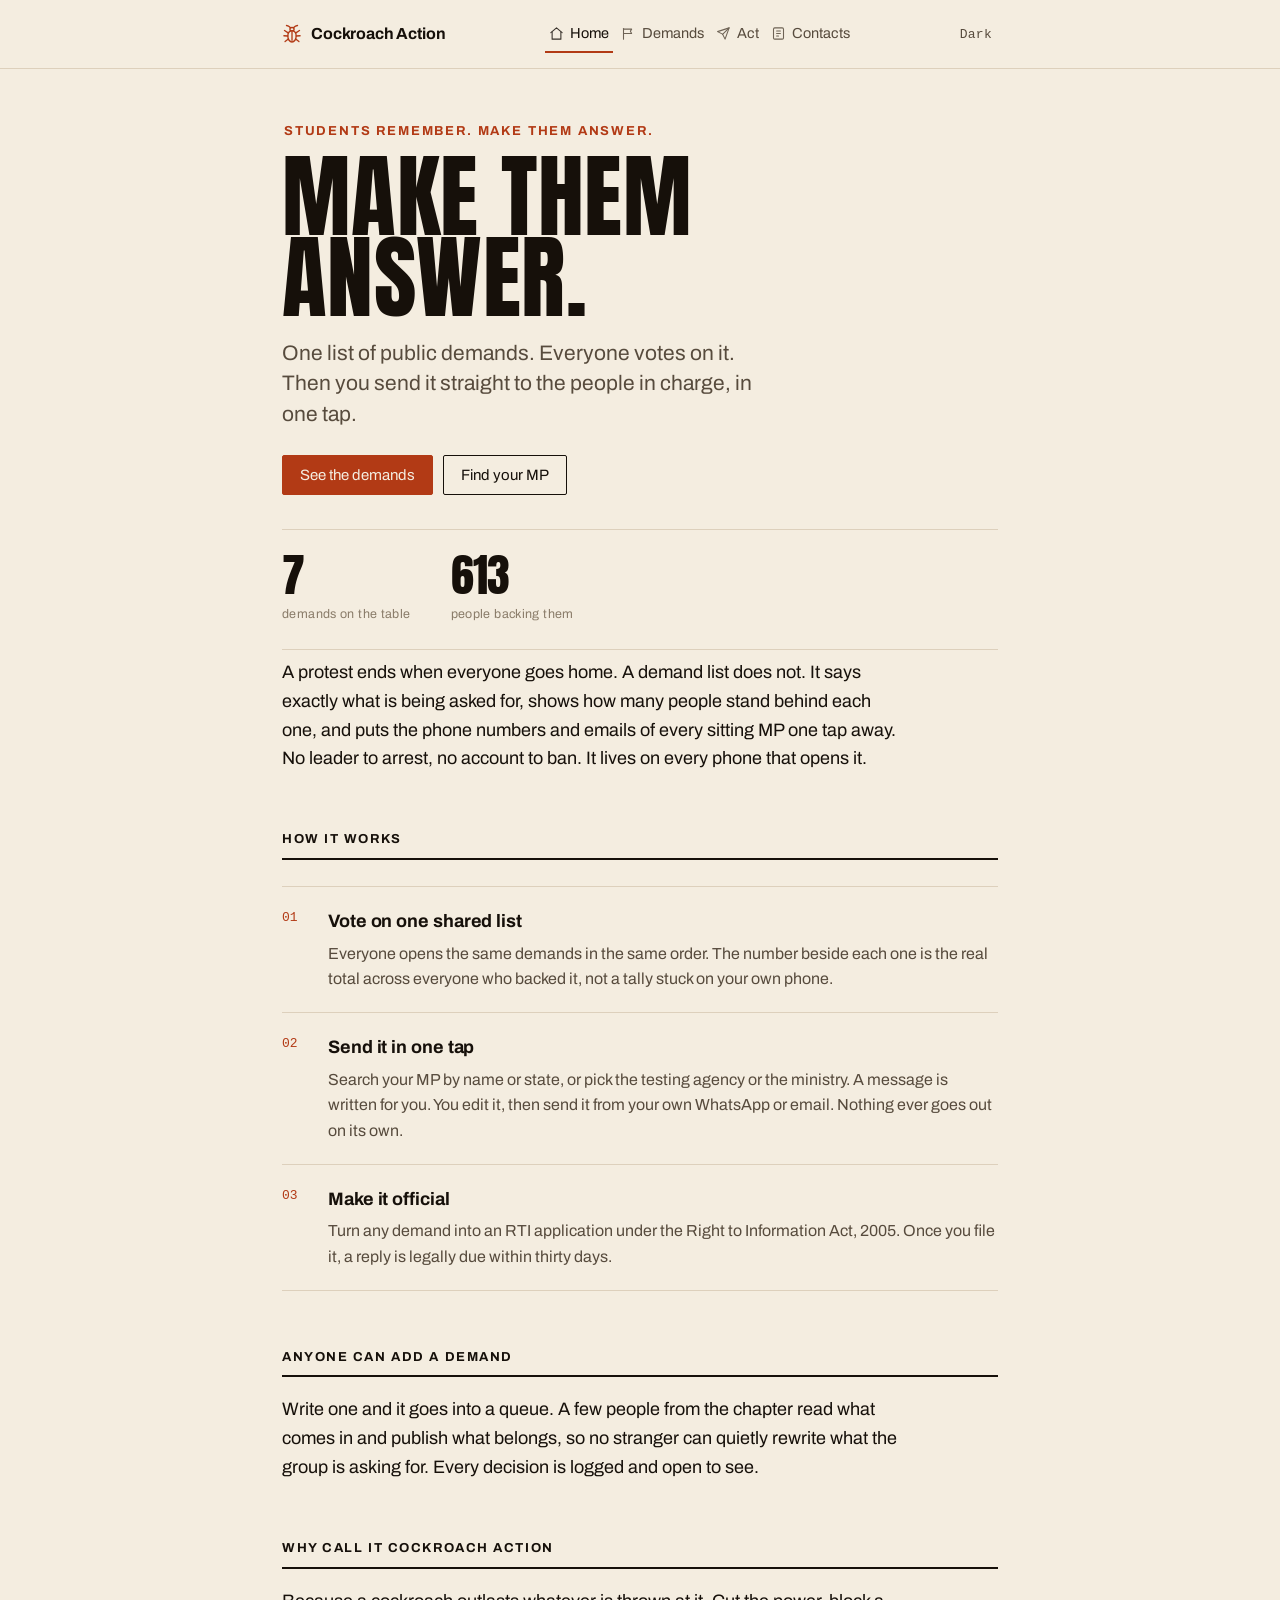
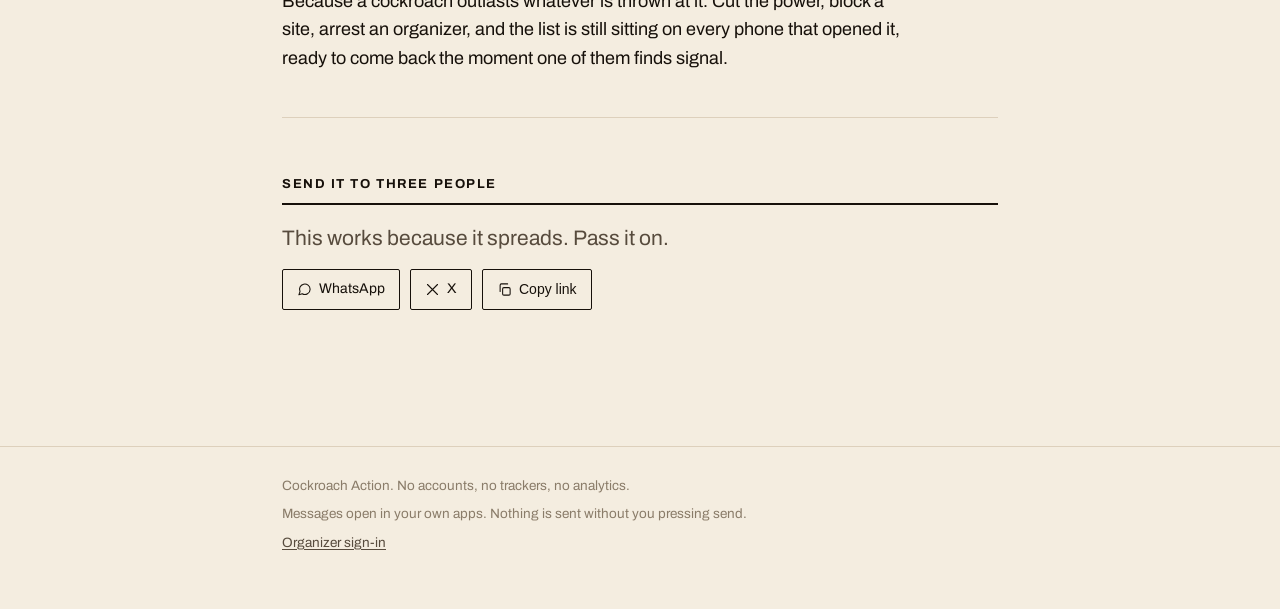
<file: index.html>
<!doctype html>
<html lang="en">
<head>
<meta charset="utf-8">
<meta name="viewport" content="width=device-width, initial-scale=1">

<title>Cockroach Action · Make them answer</title>
<meta name="description" content="A shared list of public demands your chapter votes on together, and one-tap WhatsApp, email and RTI templates to send them to the offices that can answer. Works with no signal.">
<meta name="keywords" content="NTA exam leak, paper leak protest, re-exam demand, NEET UGC-NET leak, student protest India, RTI exam, government accountability, exam paper leak 2026, Cockroach Action">
<link rel="canonical" href="https://aytasnerd.github.io/cockroach-action/">

<meta property="og:type" content="website">
<meta property="og:site_name" content="Cockroach Action">
<meta property="og:url" content="https://aytasnerd.github.io/cockroach-action/">
<meta property="og:title" content="Cockroach Action · Make them answer">
<meta property="og:description" content="Vote on what your chapter is asking for. Send it to the people who can answer. Works with no signal.">
<meta property="og:image" content="https://aytasnerd.github.io/cockroach-action/icons/og.png">
<meta property="og:image:width" content="1200">
<meta property="og:image:height" content="630">
<meta property="og:image:alt" content="Cockroach Action">
<meta property="og:locale" content="en_IN">

<meta name="twitter:card" content="summary_large_image">
<meta name="twitter:title" content="Cockroach Action · Make them answer">
<meta name="twitter:description" content="Vote on what your chapter is asking for. Send it to the people who can answer. Works with no signal.">
<meta name="twitter:image" content="https://aytasnerd.github.io/cockroach-action/icons/og.png">

<link rel="manifest" href="manifest.json">
<link rel="icon" href="icons/favicon.svg" type="image/svg+xml">
<link rel="icon" href="icons/favicon-32.png" sizes="32x32">
<link rel="apple-touch-icon" href="icons/apple-touch-icon.png">
<meta name="theme-color" content="#f4ede0" media="(prefers-color-scheme: light)">
<meta name="theme-color" content="#14100b" media="(prefers-color-scheme: dark)">
<link rel="stylesheet" href="css/style.css?v=10">
<script>
  (function(){var t=localStorage.getItem("ca_theme")||(window.matchMedia&&window.matchMedia("(prefers-color-scheme: dark)").matches?"dark":"light");document.documentElement.setAttribute("data-theme",t);})();
</script>
<script type="application/ld+json">
{
  "@context": "https://schema.org",
  "@type": "WebSite",
  "name": "Cockroach Action",
  "url": "https://aytasnerd.github.io/cockroach-action/",
  "description": "A shared list of public demands your chapter votes on together, with one-tap templates to send them to the offices that can answer.",
  "inLanguage": "en-IN"
}
</script>
</head>
<body>

<header class="site">
  <div class="site-header-inner">
    <a class="brand" href="index.html">
      <svg class="mark" viewBox="0 0 24 24" fill="none" stroke="currentColor" stroke-width="1.6" stroke-linecap="round" stroke-linejoin="round" aria-hidden="true"><path d="M10 4.2C8.5 2.6 7 1.9 5.4 1.8"/><path d="M14 4.2c1.5-1.6 3-2.3 4.6-2.4"/><ellipse cx="12" cy="6.2" rx="2.5" ry="2"/><path d="M12 8.2c3.6 0 5 2.8 5 6.2 0 4-2.2 7.2-5 7.2s-5-3.2-5-7.2c0-3.4 1.4-6.2 5-6.2Z"/><path d="M12 9.6v10"/><path d="M7.4 10.6 3.0 7.8"/><path d="M6.9 14.4 2.3 14.1"/><path d="M7.6 18 3.7 21.0"/><path d="M16.6 10.6 21.0 7.8"/><path d="M17.1 14.4 21.7 14.1"/><path d="M16.4 18 20.3 21.0"/></svg>
      <span class="brand-text">Cockroach Action</span>
    </a>
    <nav class="primary" aria-label="Primary">
      <a href="index.html" aria-current="page"><svg width="15" height="15" viewBox="0 0 24 24" fill="none" stroke="currentColor" stroke-width="1.7" stroke-linecap="round" stroke-linejoin="round" aria-hidden="true"><path d="M3 10.5 12 3l9 7.5"/><path d="M5 9.5V21h14V9.5"/></svg><span class="label">Home</span></a>
      <a href="demands.html"><svg width="15" height="15" viewBox="0 0 24 24" fill="none" stroke="currentColor" stroke-width="1.7" stroke-linecap="round" stroke-linejoin="round" aria-hidden="true"><path d="M4 21V4"/><path d="M4 5h13l-2 3.5L17 12H4"/></svg><span class="label">Demands</span></a>
      <a href="act.html"><svg width="15" height="15" viewBox="0 0 24 24" fill="none" stroke="currentColor" stroke-width="1.7" stroke-linecap="round" stroke-linejoin="round" aria-hidden="true"><path d="M21 3 10.5 13.5"/><path d="M21 3l-6.5 18-4-8-8-4Z"/></svg><span class="label">Act</span></a>
      <a href="contacts.html"><svg width="15" height="15" viewBox="0 0 24 24" fill="none" stroke="currentColor" stroke-width="1.7" stroke-linecap="round" stroke-linejoin="round" aria-hidden="true"><rect x="4" y="3" width="16" height="18" rx="2"/><path d="M9 8h6M9 12h6M9 16h3"/></svg><span class="label">Contacts</span></a>
    </nav>
    <button class="theme-toggle" data-theme-toggle aria-pressed="false">Dark</button>
  </div>
</header>

<main>
  <section class="hero">
    <div class="kicker" id="kicker">The paper leaked. The people didn't.</div>
    <h1>Make them answer.</h1>
    <p class="lede">One list of public demands. Everyone votes on it. Then you send it straight to the people in charge, in one tap.</p>
    <div class="btn-row">
      <a class="btn btn-primary" href="demands.html">See the demands</a>
      <a class="btn" href="contacts.html">Find your MP</a>
    </div>
  </section>

  <div class="stats" id="stats">
    <div class="stat"><span class="n" id="stat-demands">7</span><span class="k">demands on the table</span></div>
    <div class="stat"><span class="n" id="stat-votes">620</span><span class="k">people backing them</span></div>
  </div>

  <div class="prose" style="margin-top:8px;">
    <p>A protest ends when everyone goes home. A demand list does not. It says exactly what is being asked for, shows how many people stand behind each one, and puts the phone numbers and emails of every sitting MP one tap away. No leader to arrest, no account to ban. It lives on every phone that opens it.</p>
  </div>

  <h2>How it works</h2>
  <ol class="steps">
    <li>
      <h3>Vote on one shared list</h3>
      <p>Everyone opens the same demands in the same order. The number beside each one is the real total across everyone who backed it, not a tally stuck on your own phone.</p>
    </li>
    <li>
      <h3>Send it in one tap</h3>
      <p>Search your MP by name or state, or pick the testing agency or the ministry. A message is written for you. You edit it, then send it from your own WhatsApp or email. Nothing ever goes out on its own.</p>
    </li>
    <li>
      <h3>Make it official</h3>
      <p>Turn any demand into an RTI application under the Right to Information Act, 2005. Once you file it, a reply is legally due within thirty days.</p>
    </li>
  </ol>

  <h2>Anyone can add a demand</h2>
  <div class="prose">
    <p>Write one and it goes into a queue. A few people from the chapter read what comes in and publish what belongs, so no stranger can quietly rewrite what the group is asking for. Every decision is logged and open to see.</p>
  </div>

  <h2>Why call it Cockroach Action</h2>
  <div class="prose">
    <p>Because a cockroach outlasts whatever is thrown at it. Cut the power, block a site, arrest an organizer, and the list is still sitting on every phone that opened it, ready to come back the moment one of them finds signal.</p>
  </div>

  <hr class="divider">

  <h2>Send it to three people</h2>
  <p class="lede">This works because it spreads. Pass it on.</p>
  <div class="channel-row">
    <a class="channel-btn" id="share-wa" href="#" rel="noopener"><svg viewBox="0 0 24 24" fill="none" stroke="currentColor" stroke-width="1.7" stroke-linecap="round" stroke-linejoin="round" aria-hidden="true"><path d="M21 11.5a8.4 8.4 0 0 1-12.6 7.3L3 20.5l1.8-5.2A8.5 8.5 0 1 1 21 11.5Z"/></svg>WhatsApp</a>
    <a class="channel-btn" id="share-x" href="#" rel="noopener"><svg viewBox="0 0 24 24" fill="none" stroke="currentColor" stroke-width="1.7" stroke-linecap="round" stroke-linejoin="round" aria-hidden="true"><path d="M4 4l16 16M20 4 4 20"/></svg>X</a>
    <button class="channel-btn" id="share-copy"><svg viewBox="0 0 24 24" fill="none" stroke="currentColor" stroke-width="1.7" stroke-linecap="round" stroke-linejoin="round" aria-hidden="true"><rect x="9" y="9" width="12" height="12" rx="2"/><path d="M5 15V5a2 2 0 0 1 2-2h10"/></svg>Copy link</button>
    <span class="copy-feedback" id="share-feedback">Copied</span>
  </div>
</main>

<footer class="site">
  <div class="wrap">
    <div>Cockroach Action. No accounts, no trackers, no analytics.</div>
    <div>Messages open in your own apps. Nothing is sent without you pressing send.</div>
    <div><a href="moderate.html">Organizer sign-in</a></div>
  </div>
</footer>

<script src="js/config.js?v=10"></script>
<script src="js/theme.js?v=10"></script>
<script src="js/sb.js?v=10"></script>
<script src="js/outbox.js?v=10"></script>
<script src="js/store.js?v=10"></script>
<script src="js/share.js?v=10"></script>
<script src="js/home-page.js?v=10"></script>
<script src="js/sw-register.js?v=10"></script>
</body>
</html>
</file>
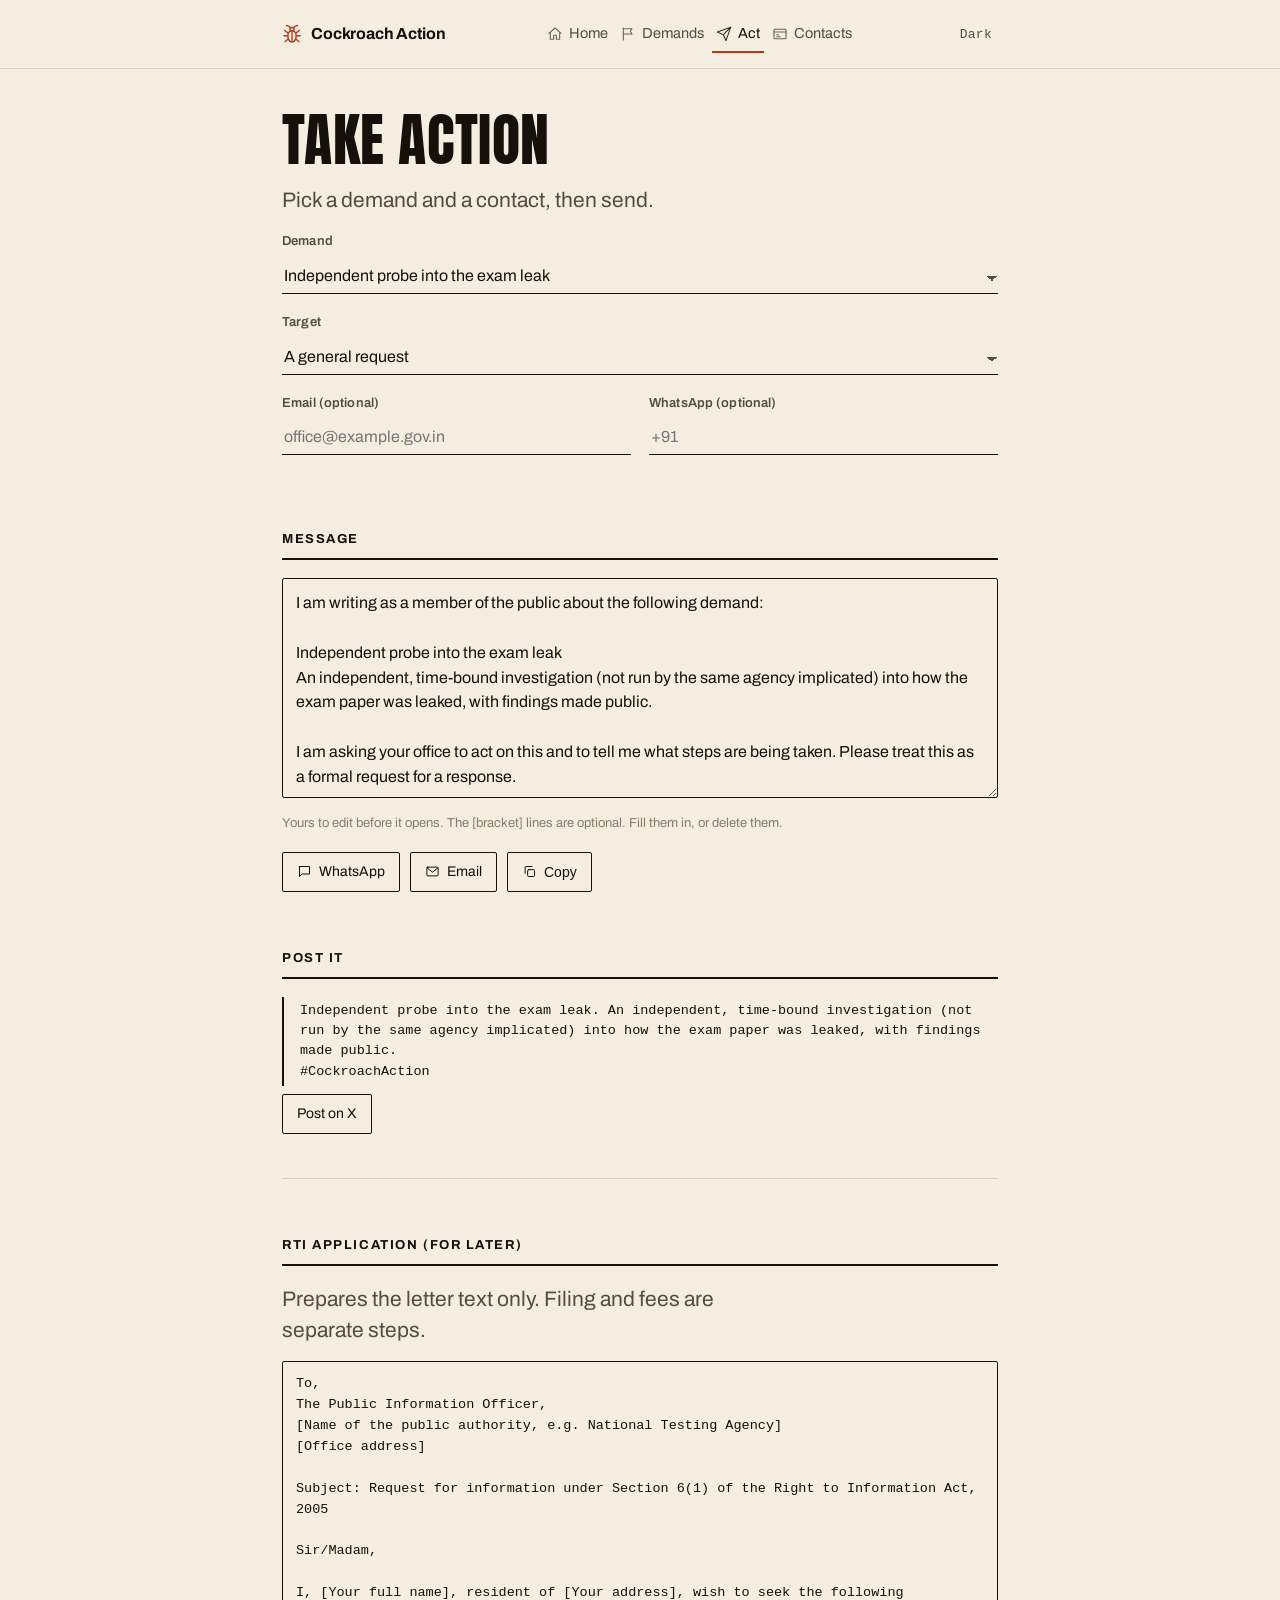
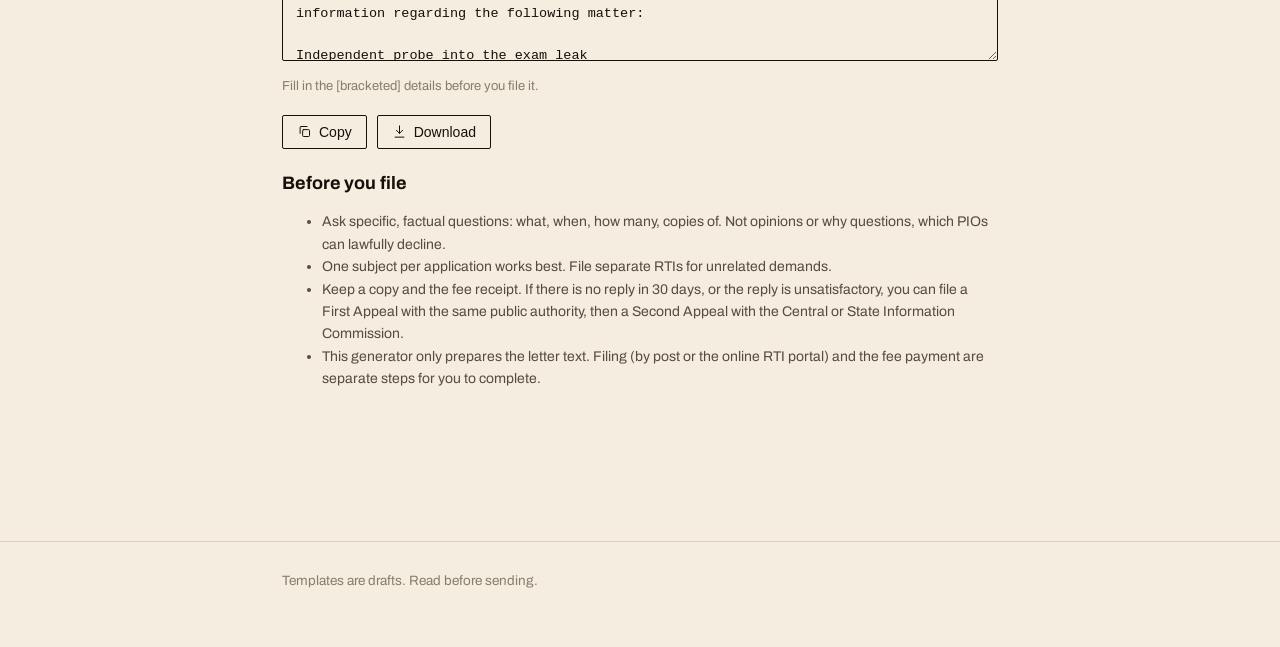
<file: act.html>
<!doctype html>
<html lang="en">
<head>
<meta charset="utf-8">
<meta name="viewport" content="width=device-width, initial-scale=1">
<title>Take action · Cockroach Action</title>
<link rel="canonical" href="https://aytasnerd.github.io/cockroach-action/act.html">
<meta property="og:type" content="website">
<meta property="og:site_name" content="Cockroach Action">
<meta property="og:url" content="https://aytasnerd.github.io/cockroach-action/act.html">
<meta property="og:title" content="Take action · Cockroach Action">
<meta property="og:description" content="Turn any demand into a ready-to-send WhatsApp message, email, or X post, plus an RTI application under the Right to Information Act, 2005.">
<meta property="og:image" content="https://aytasnerd.github.io/cockroach-action/icons/og.png">
<meta name="twitter:card" content="summary_large_image">
<meta name="twitter:image" content="https://aytasnerd.github.io/cockroach-action/icons/og.png">
<link rel="manifest" href="manifest.json">
<link rel="icon" href="icons/favicon.svg" type="image/svg+xml">
<link rel="icon" href="icons/favicon-32.png" sizes="32x32">
<link rel="apple-touch-icon" href="icons/apple-touch-icon.png">
<meta name="theme-color" content="#f4ede0" media="(prefers-color-scheme: light)">
<meta name="theme-color" content="#14100b" media="(prefers-color-scheme: dark)">
<link rel="stylesheet" href="css/style.css?v=10">
<script>
  (function(){var t=localStorage.getItem("ca_theme")||(window.matchMedia&&window.matchMedia("(prefers-color-scheme: dark)").matches?"dark":"light");document.documentElement.setAttribute("data-theme",t);})();
</script>
</head>
<body>
<header class="site">
  <div class="site-header-inner">
    <a class="brand" href="index.html"><svg class="mark" viewBox="0 0 24 24" fill="none" stroke="currentColor" stroke-width="1.6" stroke-linecap="round" stroke-linejoin="round" aria-hidden="true"><path d="M10 4.2C8.5 2.6 7 1.9 5.4 1.8"/><path d="M14 4.2c1.5-1.6 3-2.3 4.6-2.4"/><ellipse cx="12" cy="6.2" rx="2.5" ry="2"/><path d="M12 8.2c3.6 0 5 2.8 5 6.2 0 4-2.2 7.2-5 7.2s-5-3.2-5-7.2c0-3.4 1.4-6.2 5-6.2Z"/><path d="M12 9.6v10"/><path d="M7.4 10.6 3.0 7.8"/><path d="M6.9 14.4 2.3 14.1"/><path d="M7.6 18 3.7 21.0"/><path d="M16.6 10.6 21.0 7.8"/><path d="M17.1 14.4 21.7 14.1"/><path d="M16.4 18 20.3 21.0"/></svg><span class="brand-text">Cockroach Action</span></a>
    <nav class="primary" aria-label="Primary">
      <a href="index.html">
        <svg width="16" height="16" viewBox="0 0 24 24" fill="none" stroke="currentColor" stroke-width="1.6" stroke-linecap="round" stroke-linejoin="round"><path d="M3 11l9-8 9 8"/><path d="M5 10v10h5v-6h4v6h5V10"/></svg>
        <span class="label">Home</span>
      </a>
      <a href="demands.html">
        <svg width="16" height="16" viewBox="0 0 24 24" fill="none" stroke="currentColor" stroke-width="1.6" stroke-linecap="round" stroke-linejoin="round"><path d="M5 3v18"/><path d="M5 4h13l-2.5 4L18 12H5"/></svg>
        <span class="label">Demands</span>
      </a>
      <a href="act.html" aria-current="page">
        <svg width="16" height="16" viewBox="0 0 24 24" fill="none" stroke="currentColor" stroke-width="1.6" stroke-linecap="round" stroke-linejoin="round"><path d="M22 2L11 13"/><path d="M22 2L15 22 11 13 2 9 22 2"/></svg>
        <span class="label">Act</span>
      </a>
      <a href="contacts.html">
        <svg width="16" height="16" viewBox="0 0 24 24" fill="none" stroke="currentColor" stroke-width="1.6" stroke-linecap="round" stroke-linejoin="round"><rect x="3" y="5" width="18" height="14" rx="1.5"/><path d="M3 9h18"/><path d="M7 13h3M7 16h5"/></svg>
        <span class="label">Contacts</span>
      </a>
    </nav>
    <button class="theme-toggle" data-theme-toggle type="button">Dark</button>
  </div>
</header>

<main>
  <h1>Take action</h1>
  <p class="lede">Pick a demand and a contact, then send.</p>

  <label for="demand-picker">Demand</label>
  <select id="demand-picker"></select>

  <label for="contact-picker">Target</label>
  <select id="contact-picker"><option value="">Loading</option></select>

  <div class="two-col">
    <div>
      <label for="target-email">Email (optional)</label>
      <input type="email" id="target-email" placeholder="office@example.gov.in">
    </div>
    <div>
      <label for="target-phone">WhatsApp (optional)</label>
      <input type="tel" id="target-phone" placeholder="+91">
    </div>
  </div>

  <h2>Message</h2>
  <textarea id="template-preview" spellcheck="true" style="min-height:220px;"></textarea>
  <p class="field-note">Yours to edit before it opens. The [bracket] lines are optional. Fill them in, or delete them.</p>
  <div class="channel-row">
    <a class="channel-btn" id="wa-link" target="_blank" rel="noopener">
      <svg viewBox="0 0 24 24" fill="none" stroke="currentColor" stroke-width="1.6" stroke-linecap="round" stroke-linejoin="round"><path d="M4 4h16v12H8l-4 4V4z"/></svg>
      WhatsApp
    </a>
    <a class="channel-btn" id="mail-link">
      <svg viewBox="0 0 24 24" fill="none" stroke="currentColor" stroke-width="1.6" stroke-linecap="round" stroke-linejoin="round"><rect x="3" y="5" width="18" height="14" rx="1.5"/><path d="M3 6l9 7 9-7"/></svg>
      Email
    </a>
    <button class="channel-btn" id="copy-message" type="button">
      <svg viewBox="0 0 24 24" fill="none" stroke="currentColor" stroke-width="1.6" stroke-linecap="round" stroke-linejoin="round"><rect x="9" y="9" width="11" height="11" rx="1.5"/><path d="M5 15V5a1 1 0 011-1h10"/></svg>
      Copy
    </button>
    <span class="copy-feedback" id="msg-copy-feedback">Copied</span>
  </div>

  <h2>Post it</h2>
  <pre class="template-preview" id="tweet-preview"></pre>
  <div class="channel-row">
    <a class="channel-btn" id="tweet-link" target="_blank" rel="noopener">Post on X</a>
  </div>

  <hr class="divider">

  <h2>RTI application (for later)</h2>
  <p class="lede">Prepares the letter text only. Filing and fees are separate steps.</p>
  <textarea id="rti-preview" spellcheck="true" style="min-height:300px; font-family:var(--mono); font-size:13.5px;"></textarea>
  <p class="field-note">Fill in the [bracketed] details before you file it.</p>
  <div class="channel-row">
    <button class="channel-btn" id="copy-rti" type="button">
      <svg viewBox="0 0 24 24" fill="none" stroke="currentColor" stroke-width="1.6" stroke-linecap="round" stroke-linejoin="round"><rect x="9" y="9" width="11" height="11" rx="1.5"/><path d="M5 15V5a1 1 0 011-1h10"/></svg>
      Copy
    </button>
    <button class="channel-btn" id="download-rti" type="button">
      <svg viewBox="0 0 24 24" fill="none" stroke="currentColor" stroke-width="1.6" stroke-linecap="round" stroke-linejoin="round"><path d="M12 3v12"/><path d="M7 10l5 5 5-5"/><path d="M5 21h14"/></svg>
      Download
    </button>
    <span class="copy-feedback" id="rti-copy-feedback">Copied</span>
  </div>
  <h3 style="margin-top:20px;">Before you file</h3>
  <ul id="rti-guidance" style="color:var(--text-muted); font-size:14px;"></ul>
</main>

<footer class="site">
  <div class="wrap">
    <span>Templates are drafts. Read before sending.</span>
  </div>
</footer>

<script src="js/config.js?v=10"></script>
<script src="js/theme.js?v=10"></script>
<script src="js/sb.js?v=10"></script>
<script src="js/outbox.js?v=10"></script>
<script src="js/store.js?v=10"></script>
<script src="js/share.js?v=10"></script>
<script src="js/actions.js?v=10"></script>
<script src="js/act-page.js?v=10"></script>
<script src="js/sw-register.js?v=10"></script>
</body>
</html>
</file>
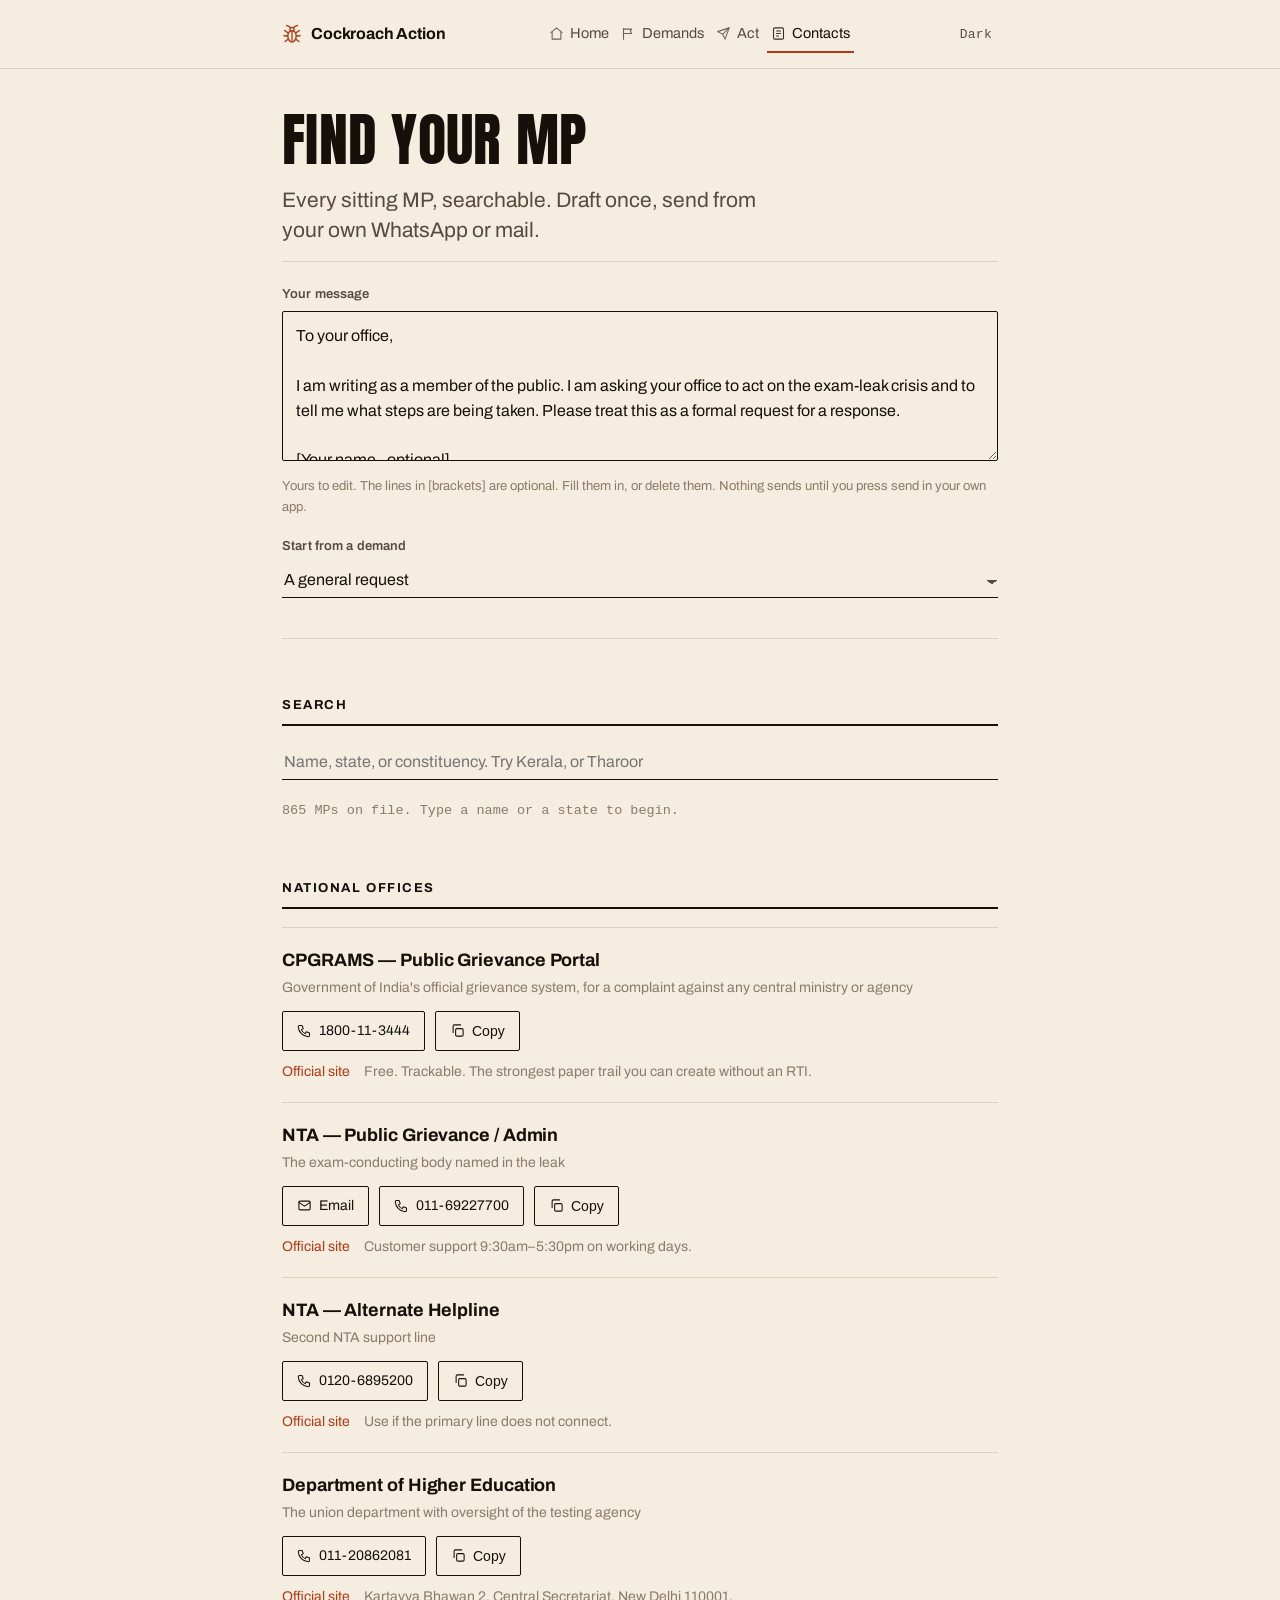
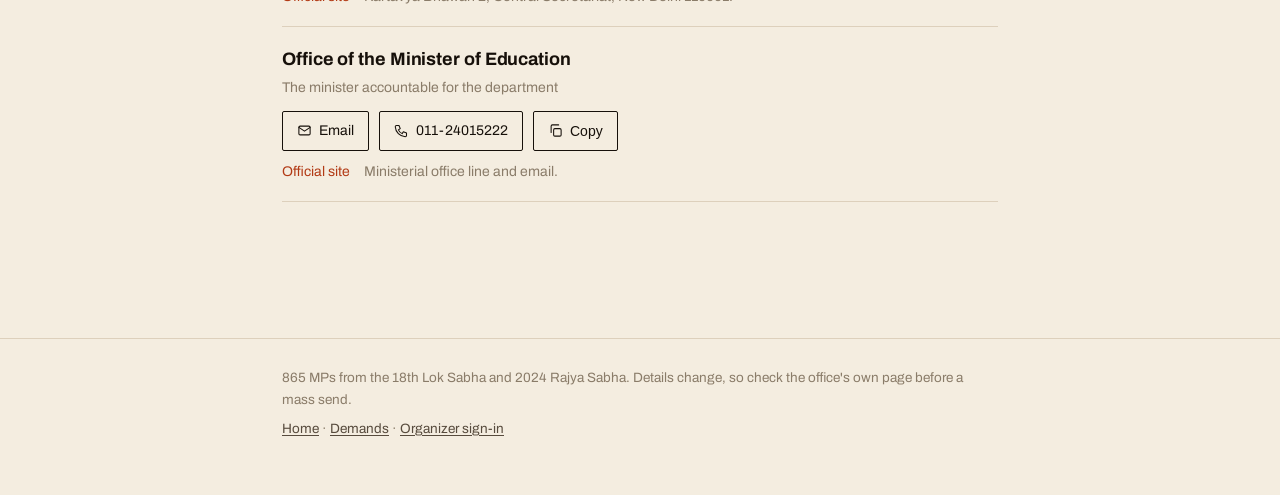
<file: contacts.html>
<!doctype html>
<html lang="en">
<head>
<meta charset="utf-8">
<meta name="viewport" content="width=device-width, initial-scale=1">
<title>Find your MP · Cockroach Action</title>
<meta name="description" content="Look up any of India's 865 sitting MPs by name or state, draft a message, and send it straight to their WhatsApp or email. Plus the NTA and Ministry of Education channels.">
<link rel="canonical" href="https://aytasnerd.github.io/cockroach-action/contacts.html">
<meta property="og:type" content="website">
<meta property="og:site_name" content="Cockroach Action">
<meta property="og:url" content="https://aytasnerd.github.io/cockroach-action/contacts.html">
<meta property="og:title" content="Find your MP · Cockroach Action">
<meta property="og:description" content="Look up any sitting MP by name or state and send them a message in one tap.">
<meta property="og:image" content="https://aytasnerd.github.io/cockroach-action/icons/og.png">
<meta name="twitter:card" content="summary_large_image">
<meta name="twitter:image" content="https://aytasnerd.github.io/cockroach-action/icons/og.png">
<link rel="manifest" href="manifest.json">
<link rel="icon" href="icons/favicon.svg" type="image/svg+xml">
<link rel="icon" href="icons/favicon-32.png" sizes="32x32">
<link rel="apple-touch-icon" href="icons/apple-touch-icon.png">
<meta name="theme-color" content="#f4ede0" media="(prefers-color-scheme: light)">
<meta name="theme-color" content="#14100b" media="(prefers-color-scheme: dark)">
<link rel="stylesheet" href="css/style.css?v=10">
<script>
  (function(){var t=localStorage.getItem("ca_theme")||(window.matchMedia&&window.matchMedia("(prefers-color-scheme: dark)").matches?"dark":"light");document.documentElement.setAttribute("data-theme",t);})();
</script>
</head>
<body>
<header class="site">
  <div class="site-header-inner">
    <a class="brand" href="index.html"><svg class="mark" viewBox="0 0 24 24" fill="none" stroke="currentColor" stroke-width="1.6" stroke-linecap="round" stroke-linejoin="round" aria-hidden="true"><path d="M10 4.2C8.5 2.6 7 1.9 5.4 1.8"/><path d="M14 4.2c1.5-1.6 3-2.3 4.6-2.4"/><ellipse cx="12" cy="6.2" rx="2.5" ry="2"/><path d="M12 8.2c3.6 0 5 2.8 5 6.2 0 4-2.2 7.2-5 7.2s-5-3.2-5-7.2c0-3.4 1.4-6.2 5-6.2Z"/><path d="M12 9.6v10"/><path d="M7.4 10.6 3.0 7.8"/><path d="M6.9 14.4 2.3 14.1"/><path d="M7.6 18 3.7 21.0"/><path d="M16.6 10.6 21.0 7.8"/><path d="M17.1 14.4 21.7 14.1"/><path d="M16.4 18 20.3 21.0"/></svg><span class="brand-text">Cockroach Action</span></a>
    <nav class="primary" aria-label="Primary">
      <a href="index.html"><svg width="15" height="15" viewBox="0 0 24 24" fill="none" stroke="currentColor" stroke-width="1.7" stroke-linecap="round" stroke-linejoin="round" aria-hidden="true"><path d="M3 10.5 12 3l9 7.5"/><path d="M5 9.5V21h14V9.5"/></svg><span class="label">Home</span></a>
      <a href="demands.html"><svg width="15" height="15" viewBox="0 0 24 24" fill="none" stroke="currentColor" stroke-width="1.7" stroke-linecap="round" stroke-linejoin="round" aria-hidden="true"><path d="M4 21V4"/><path d="M4 5h13l-2 3.5L17 12H4"/></svg><span class="label">Demands</span></a>
      <a href="act.html"><svg width="15" height="15" viewBox="0 0 24 24" fill="none" stroke="currentColor" stroke-width="1.7" stroke-linecap="round" stroke-linejoin="round" aria-hidden="true"><path d="M21 3 10.5 13.5"/><path d="M21 3l-6.5 18-4-8-8-4Z"/></svg><span class="label">Act</span></a>
      <a href="contacts.html" aria-current="page"><svg width="15" height="15" viewBox="0 0 24 24" fill="none" stroke="currentColor" stroke-width="1.7" stroke-linecap="round" stroke-linejoin="round" aria-hidden="true"><rect x="4" y="3" width="16" height="18" rx="2"/><path d="M9 8h6M9 12h6M9 16h3"/></svg><span class="label">Contacts</span></a>
    </nav>
    <button class="theme-toggle" data-theme-toggle type="button">Dark</button>
  </div>
</header>

<main>
  <h1>Find your MP</h1>
  <p class="lede">Every sitting MP, searchable. Draft once, send from your own WhatsApp or mail.</p>

  <div class="form-block">
    <label for="msg">Your message</label>
    <textarea id="msg" spellcheck="true"></textarea>
    <p class="field-note">Yours to edit. The lines in [brackets] are optional. Fill them in, or delete them. Nothing sends until you press send in your own app.</p>
    <label for="demand-seed" style="margin-top:4px;">Start from a demand</label>
    <select id="demand-seed"><option value="">A general request</option></select>
  </div>

  <h2>Search</h2>
  <label for="q" class="sr-only">Search MPs by name, state or constituency</label>
  <input type="search" id="q" placeholder="Name, state, or constituency. Try Kerala, or Tharoor" autocomplete="off">
  <p class="finder-count" id="count" aria-live="polite">Loading the roll…</p>
  <div id="results"></div>

  <h2>National offices</h2>
  <div id="offices"></div>
</main>

<footer class="site">
  <div class="wrap">
    <div>865 MPs from the 18th Lok Sabha and 2024 Rajya Sabha. Details change, so check the office's own page before a mass send.</div>
    <div><a href="index.html">Home</a> · <a href="demands.html">Demands</a> · <a href="moderate.html">Organizer sign-in</a></div>
  </div>
</footer>

<script src="js/config.js?v=10"></script>
<script src="js/theme.js?v=10"></script>
<script src="js/sb.js?v=10"></script>
<script src="js/outbox.js?v=10"></script>
<script src="js/store.js?v=10"></script>
<script src="js/share.js?v=10"></script>
<script src="js/actions.js?v=10"></script>
<script src="js/contacts-page.js?v=10"></script>
<script src="js/sw-register.js?v=10"></script>
</body>
</html>
</file>
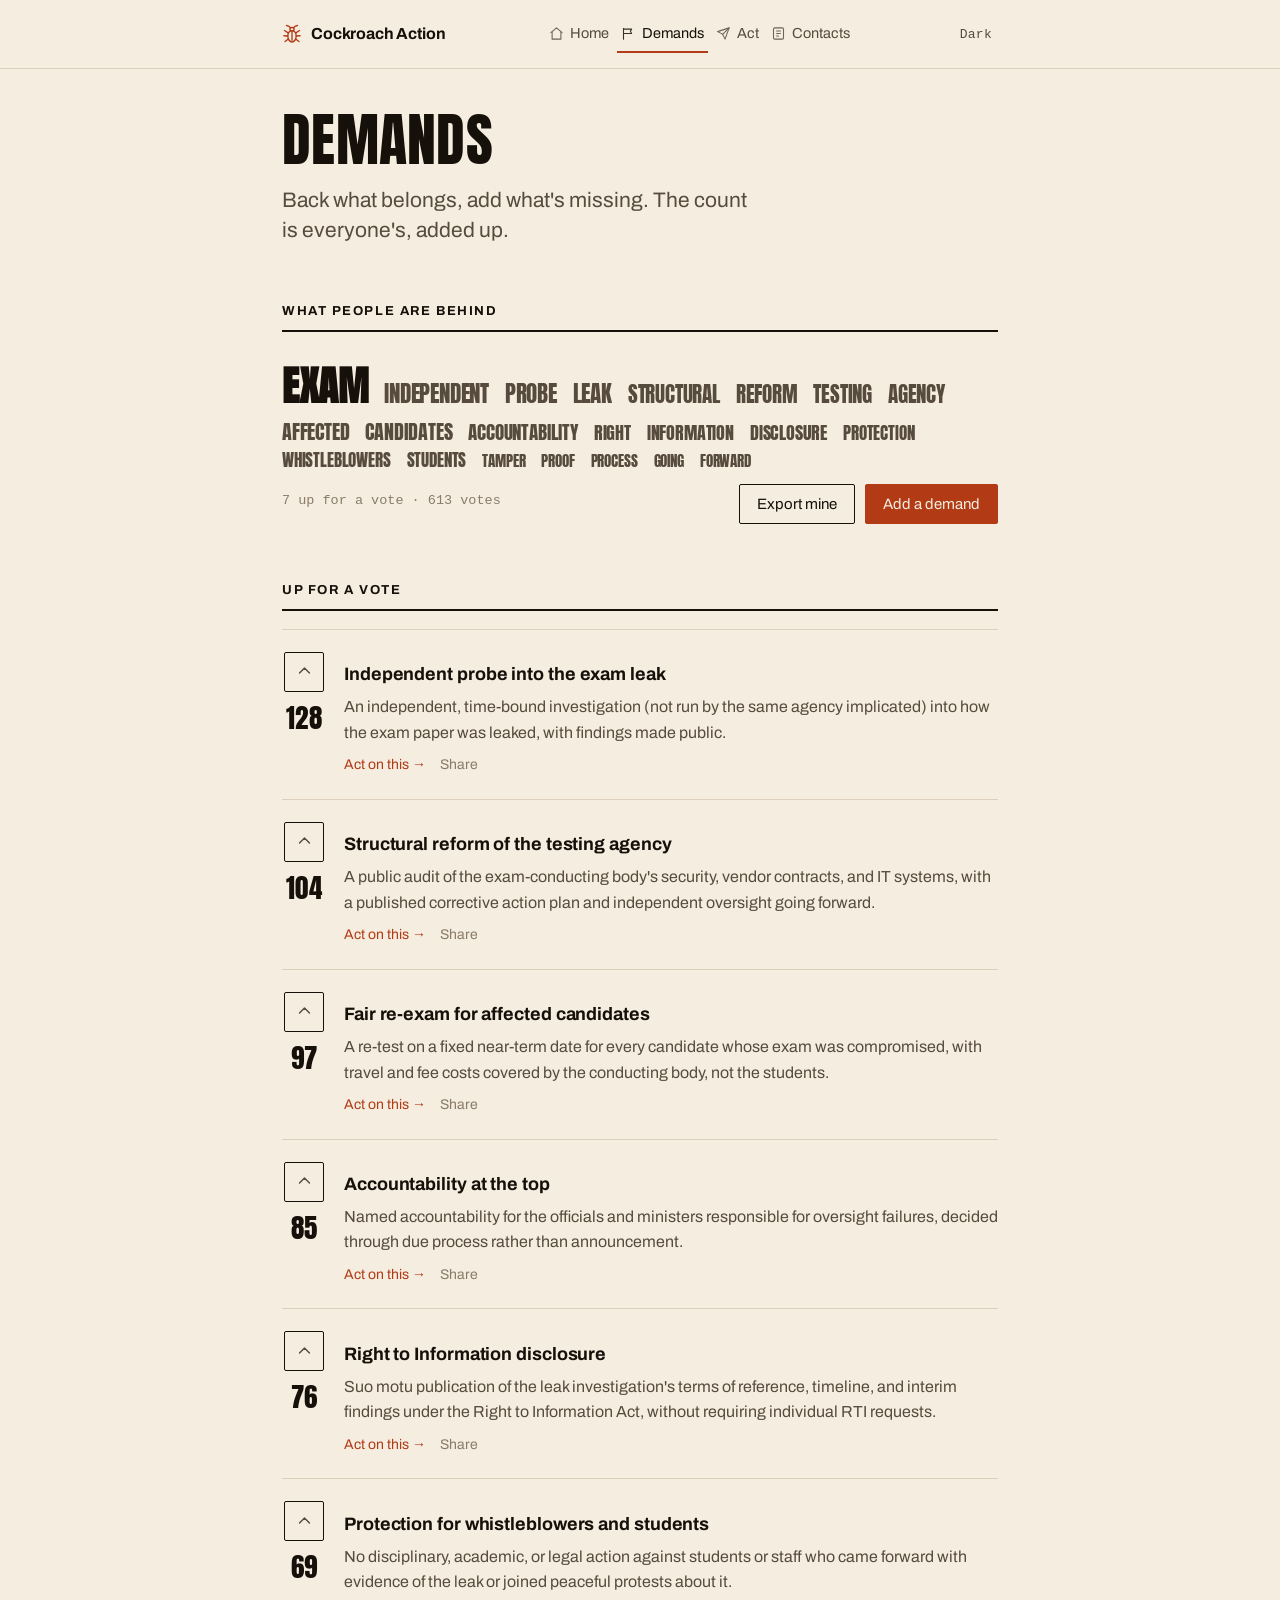
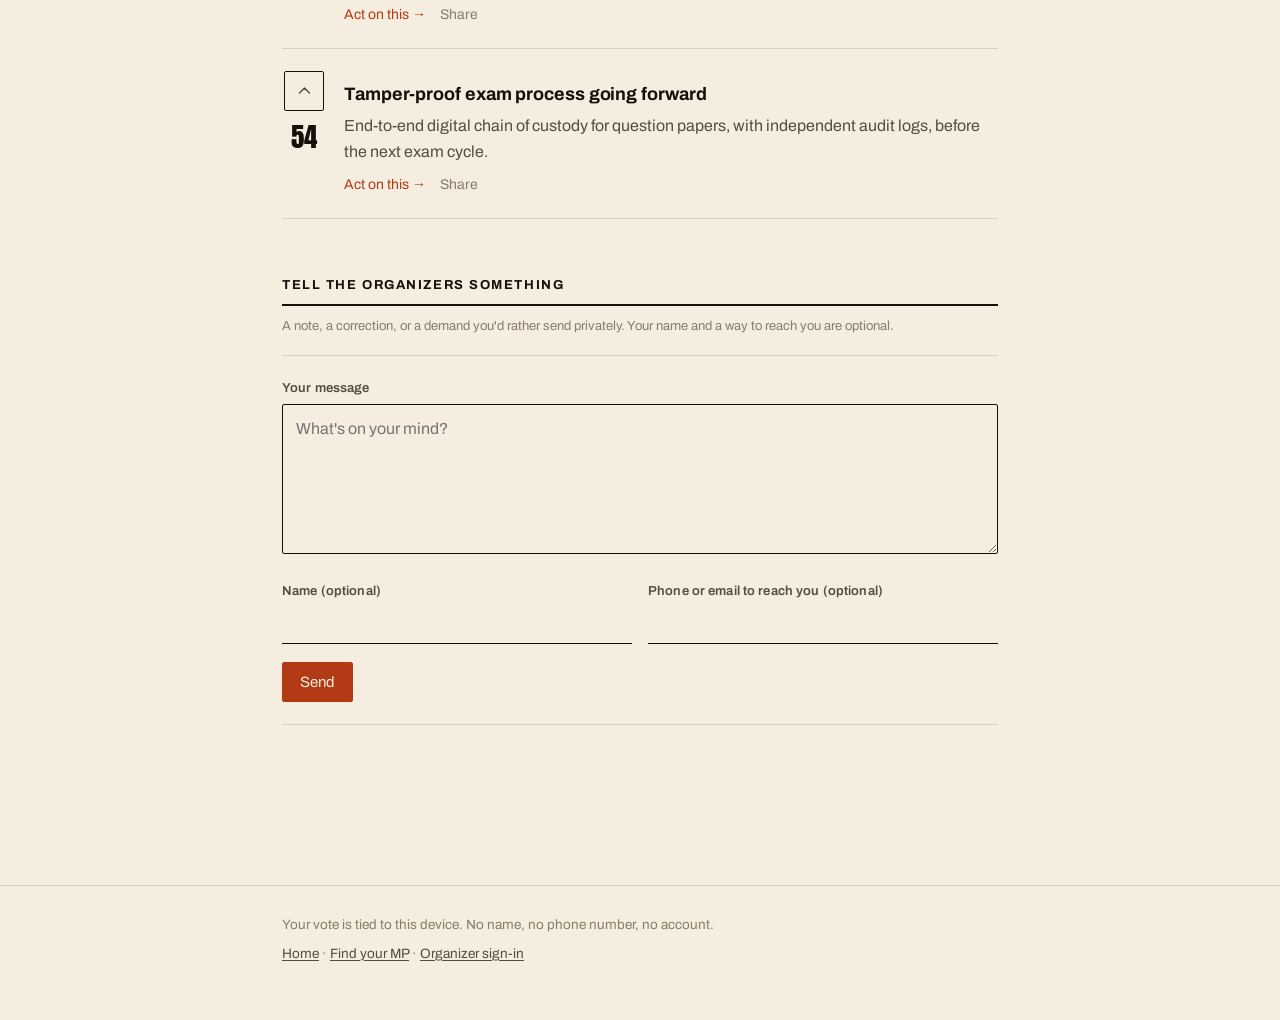
<file: demands.html>
<!doctype html>
<html lang="en">
<head>
<meta charset="utf-8">
<meta name="viewport" content="width=device-width, initial-scale=1">
<title>Demands · Cockroach Action</title>
<meta name="description" content="The shared demand list. Back what your chapter is asking for, or add your own. Proposals are open to a vote too. Works offline and catches up when you're back online.">
<link rel="canonical" href="https://aytasnerd.github.io/cockroach-action/demands.html">
<meta property="og:type" content="website">
<meta property="og:site_name" content="Cockroach Action">
<meta property="og:url" content="https://aytasnerd.github.io/cockroach-action/demands.html">
<meta property="og:title" content="Demands · Cockroach Action">
<meta property="og:description" content="Back what your chapter is asking for, or add your own.">
<meta property="og:image" content="https://aytasnerd.github.io/cockroach-action/icons/og.png">
<meta name="twitter:card" content="summary_large_image">
<meta name="twitter:image" content="https://aytasnerd.github.io/cockroach-action/icons/og.png">
<link rel="manifest" href="manifest.json">
<link rel="icon" href="icons/favicon.svg" type="image/svg+xml">
<link rel="icon" href="icons/favicon-32.png" sizes="32x32">
<link rel="apple-touch-icon" href="icons/apple-touch-icon.png">
<meta name="theme-color" content="#f4ede0" media="(prefers-color-scheme: light)">
<meta name="theme-color" content="#14100b" media="(prefers-color-scheme: dark)">
<link rel="stylesheet" href="css/style.css?v=10">
<script>
  (function(){var t=localStorage.getItem("ca_theme")||(window.matchMedia&&window.matchMedia("(prefers-color-scheme: dark)").matches?"dark":"light");document.documentElement.setAttribute("data-theme",t);})();
</script>
</head>
<body>
<header class="site">
  <div class="site-header-inner">
    <a class="brand" href="index.html"><svg class="mark" viewBox="0 0 24 24" fill="none" stroke="currentColor" stroke-width="1.6" stroke-linecap="round" stroke-linejoin="round" aria-hidden="true"><path d="M10 4.2C8.5 2.6 7 1.9 5.4 1.8"/><path d="M14 4.2c1.5-1.6 3-2.3 4.6-2.4"/><ellipse cx="12" cy="6.2" rx="2.5" ry="2"/><path d="M12 8.2c3.6 0 5 2.8 5 6.2 0 4-2.2 7.2-5 7.2s-5-3.2-5-7.2c0-3.4 1.4-6.2 5-6.2Z"/><path d="M12 9.6v10"/><path d="M7.4 10.6 3.0 7.8"/><path d="M6.9 14.4 2.3 14.1"/><path d="M7.6 18 3.7 21.0"/><path d="M16.6 10.6 21.0 7.8"/><path d="M17.1 14.4 21.7 14.1"/><path d="M16.4 18 20.3 21.0"/></svg><span class="brand-text">Cockroach Action</span></a>
    <nav class="primary" aria-label="Primary">
      <a href="index.html"><svg width="15" height="15" viewBox="0 0 24 24" fill="none" stroke="currentColor" stroke-width="1.7" stroke-linecap="round" stroke-linejoin="round" aria-hidden="true"><path d="M3 10.5 12 3l9 7.5"/><path d="M5 9.5V21h14V9.5"/></svg><span class="label">Home</span></a>
      <a href="demands.html" aria-current="page"><svg width="15" height="15" viewBox="0 0 24 24" fill="none" stroke="currentColor" stroke-width="1.7" stroke-linecap="round" stroke-linejoin="round" aria-hidden="true"><path d="M4 21V4"/><path d="M4 5h13l-2 3.5L17 12H4"/></svg><span class="label">Demands</span></a>
      <a href="act.html"><svg width="15" height="15" viewBox="0 0 24 24" fill="none" stroke="currentColor" stroke-width="1.7" stroke-linecap="round" stroke-linejoin="round" aria-hidden="true"><path d="M21 3 10.5 13.5"/><path d="M21 3l-6.5 18-4-8-8-4Z"/></svg><span class="label">Act</span></a>
      <a href="contacts.html"><svg width="15" height="15" viewBox="0 0 24 24" fill="none" stroke="currentColor" stroke-width="1.7" stroke-linecap="round" stroke-linejoin="round" aria-hidden="true"><rect x="4" y="3" width="16" height="18" rx="2"/><path d="M9 8h6M9 12h6M9 16h3"/></svg><span class="label">Contacts</span></a>
    </nav>
    <button class="theme-toggle" data-theme-toggle type="button">Dark</button>
  </div>
</header>

<main>
  <h1>Demands</h1>
  <p class="lede">Back what belongs, add what's missing. The count is everyone's, added up.</p>

  <div class="status-line" id="status-line" hidden></div>
  <div class="notice" id="notice" hidden></div>

  <div id="cloud-wrap" hidden>
    <h2>What people are behind</h2>
    <div id="cloud" class="cloud" aria-hidden="true"></div>
  </div>

  <div class="controls">
    <span class="finder-count" id="tally">&nbsp;</span>
    <span class="btn-row" style="margin:0;">
      <button class="btn" data-export-outbox type="button">Export mine</button>
      <button class="btn btn-primary" id="propose-toggle" type="button">Add a demand</button>
    </span>
  </div>

  <form id="propose-form" class="form-block" hidden>
    <label for="p-title">What are you asking for?</label>
    <input type="text" id="p-title" maxlength="120" required placeholder="Independent probe into the exam leak">
    <p class="field-note">One clear ask, 8 to 120 characters.</p>
    <label for="p-body">Say it the way it should be sent</label>
    <textarea id="p-body" maxlength="1000" required placeholder="An independent, time-bound investigation into how the paper leaked, with findings made public."></textarea>
    <p class="field-note">This becomes the message sent to officials. 20 to 1000 characters.</p>
    <div class="btn-row" style="margin-top:0;">
      <button type="submit" class="btn btn-primary" id="propose-submit">Send to the queue</button>
      <button type="button" class="btn" id="propose-cancel">Cancel</button>
    </div>
  </form>

  <h2 id="accepted-head">Up for a vote</h2>
  <ul class="demand-list" id="accepted-list" aria-live="polite">
    <li class="skeleton"></li>
  </ul>

  <section id="proposed-section" hidden>
    <h2>Proposed, waiting to be taken up</h2>
    <p class="field-note" style="margin-top:-8px;">Anyone can add these. Back the ones worth taking up. Organizers publish what gets traction.</p>
    <ul class="demand-list" id="proposed-list"></ul>
  </section>

  <h2>Tell the organizers something</h2>
  <p class="field-note" style="margin-top:-8px;">A note, a correction, or a demand you'd rather send privately. Your name and a way to reach you are optional.</p>
  <form id="feedback-form" class="form-block">
    <label for="f-msg">Your message</label>
    <textarea id="f-msg" maxlength="2000" required placeholder="What's on your mind?"></textarea>
    <div style="display:grid; grid-template-columns:1fr 1fr; gap:16px;">
      <div>
        <label for="f-name">Name (optional)</label>
        <input type="text" id="f-name" maxlength="120" autocomplete="name">
      </div>
      <div>
        <label for="f-contact">Phone or email to reach you (optional)</label>
        <input type="text" id="f-contact" maxlength="200" autocomplete="email">
      </div>
    </div>
    <div class="btn-row" style="margin-top:0;">
      <button type="submit" class="btn btn-primary" id="f-submit">Send</button>
    </div>
  </form>
</main>

<footer class="site">
  <div class="wrap">
    <div>Your vote is tied to this device. No name, no phone number, no account.</div>
    <div><a href="index.html">Home</a> · <a href="contacts.html">Find your MP</a> · <a href="moderate.html">Organizer sign-in</a></div>
  </div>
</footer>

<script src="js/config.js?v=10"></script>
<script src="js/theme.js?v=10"></script>
<script src="js/sb.js?v=10"></script>
<script src="js/outbox.js?v=10"></script>
<script src="js/store.js?v=10"></script>
<script src="js/share.js?v=10"></script>
<script src="js/demands-page.js?v=10"></script>
<script src="js/sw-register.js?v=10"></script>
</body>
</html>
</file>
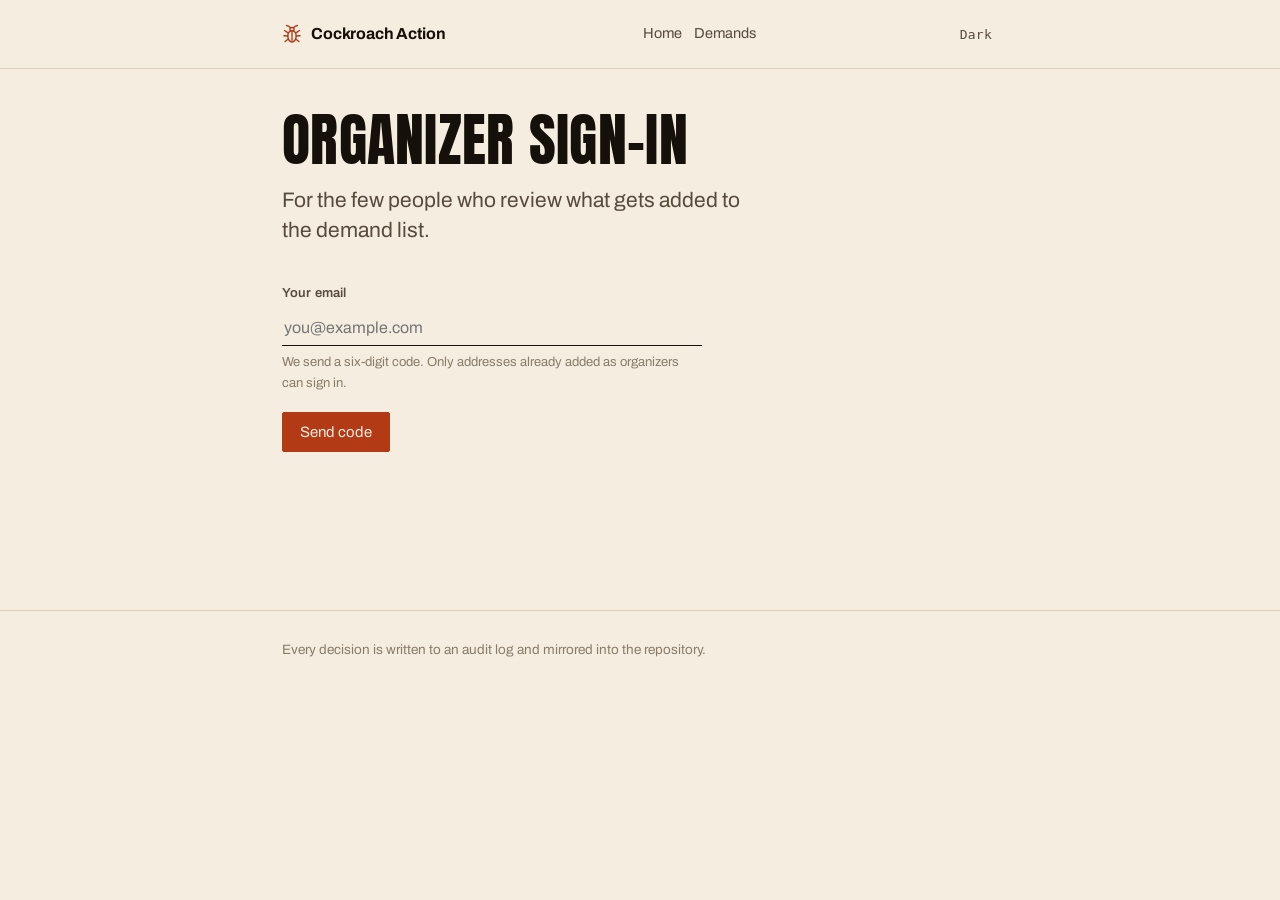
<file: moderate.html>
<!doctype html>
<html lang="en">
<head>
<meta charset="utf-8">
<meta name="viewport" content="width=device-width, initial-scale=1">
<title>Organizer sign-in · Cockroach Action</title>
<meta name="description" content="Organizer sign-in for reviewing proposed demands.">
<meta name="robots" content="noindex, nofollow">
<link rel="manifest" href="manifest.json">
<link rel="icon" href="icons/favicon.svg" type="image/svg+xml">
<link rel="icon" href="icons/favicon-32.png" sizes="32x32">
<link rel="apple-touch-icon" href="icons/apple-touch-icon.png">
<meta name="theme-color" content="#f4ede0" media="(prefers-color-scheme: light)">
<meta name="theme-color" content="#14100b" media="(prefers-color-scheme: dark)">
<link rel="stylesheet" href="css/style.css?v=10">
<script>
  (function(){var t=localStorage.getItem("ca_theme")||(window.matchMedia&&window.matchMedia("(prefers-color-scheme: dark)").matches?"dark":"light");document.documentElement.setAttribute("data-theme",t);})();
</script>
</head>
<body>

<header class="site">
  <div class="site-header-inner">
    <a class="brand" href="index.html">
      <svg class="mark" viewBox="0 0 24 24" fill="none" stroke="currentColor" stroke-width="1.6" stroke-linecap="round" stroke-linejoin="round" aria-hidden="true"><path d="M10 4.2C8.5 2.6 7 1.9 5.4 1.8"/><path d="M14 4.2c1.5-1.6 3-2.3 4.6-2.4"/><ellipse cx="12" cy="6.2" rx="2.5" ry="2"/><path d="M12 8.2c3.6 0 5 2.8 5 6.2 0 4-2.2 7.2-5 7.2s-5-3.2-5-7.2c0-3.4 1.4-6.2 5-6.2Z"/><path d="M12 9.6v10"/><path d="M7.4 10.6 3.0 7.8"/><path d="M6.9 14.4 2.3 14.1"/><path d="M7.6 18 3.7 21.0"/><path d="M16.6 10.6 21.0 7.8"/><path d="M17.1 14.4 21.7 14.1"/><path d="M16.4 18 20.3 21.0"/></svg>
      <span class="brand-text">Cockroach Action</span>
    </a>
    <nav class="primary" aria-label="Primary">
      <a href="index.html"><span class="label">Home</span></a>
      <a href="demands.html"><span class="label">Demands</span></a>
    </nav>
    <button class="theme-toggle" data-theme-toggle aria-pressed="false">Dark</button>
  </div>
</header>

<main>
  <h1>Organizer sign-in</h1>
  <p class="lede">For the few people who review what gets added to the demand list.</p>

  <div class="notice" id="notice" hidden></div>

  <!-- step 1: ask for the email -->
  <form id="email-form" class="card" style="max-width:420px;">
    <label for="mod-email">Your email</label>
    <input type="email" id="mod-email" required autocomplete="email" placeholder="you@example.com">
    <p class="field-note">We send a six-digit code. Only addresses already added as organizers can sign in.</p>
    <button type="submit" class="btn btn-primary" id="send-code">Send code</button>
  </form>

  <!-- step 2: verify the code -->
  <form id="code-form" class="card" style="max-width:420px;" hidden>
    <label for="mod-code">Six-digit code</label>
    <input type="text" id="mod-code" inputmode="numeric" autocomplete="one-time-code" maxlength="6" required placeholder="123456">
    <div class="btn-row" style="margin-top:0;">
      <button type="submit" class="btn btn-primary" id="verify-code">Sign in</button>
      <button type="button" class="btn" id="back-to-email">Use a different email</button>
    </div>
  </form>

  <!-- step 3: the queue -->
  <section id="queue-section" hidden>
    <div class="demand-meta" style="justify-content:space-between; margin-bottom:16px;">
      <span id="who" class="tag"></span>
      <button class="btn" id="sign-out">Sign out</button>
    </div>

    <h2 style="margin-top:0;">Waiting for review</h2>
    <div id="queue"></div>

    <h2>Recently decided</h2>
    <div id="recent"></div>
  </section>
</main>

<footer class="site">
  <div class="wrap">
    <div>Every decision is written to an audit log and mirrored into the repository.</div>
  </div>
</footer>

<script src="js/config.js?v=10"></script>
<script src="js/theme.js?v=10"></script>
<script src="js/sb.js?v=10"></script>
<script src="js/moderate-page.js?v=10"></script>
</body>
</html>
</file>
<file: css/style.css>
/* Cockroach Action.
   Agitprop broadsheet. Condensed ink headlines on newsprint, hot amber,
   heavy rules. Self-hosted fonts (Anton + Archivo, OFL) so it runs offline. */

@font-face {
  font-family: "Anton";
  src: url("../fonts/anton-400.woff2") format("woff2");
  font-weight: 400; font-display: swap;
}
@font-face {
  font-family: "Archivo";
  src: url("../fonts/archivo-400.woff2") format("woff2");
  font-weight: 400; font-display: swap;
}
@font-face {
  font-family: "Archivo";
  src: url("../fonts/archivo-600.woff2") format("woff2");
  font-weight: 600; font-display: swap;
}
@font-face {
  font-family: "Archivo";
  src: url("../fonts/archivo-700.woff2") format("woff2");
  font-weight: 700; font-display: swap;
}

:root {
  color-scheme: light;
  --bg: #f4ede0;            /* newsprint paper */
  --paper2: #ece2d0;
  --text: #16100a;          /* near-black ink */
  --text-muted: #574b3d;
  --text-faint: #8a7c69;
  --rule: #ddd0bc;          /* hairline */
  --rule-strong: #16100a;   /* heavy newspaper rule */
  --accent: #b23a15;        /* hot cockroach rust-red */
  --accent-deep: #7c2609;
  --amber: #cf6a1c;
  --accent-text: #f4ede0;
  --link: #a8340f;
  --warn: #8a3b1b;
  --font: "Archivo", -apple-system, BlinkMacSystemFont, "Segoe UI", Roboto, Helvetica, Arial, sans-serif;
  --display: "Anton", "Arial Narrow", Impact, sans-serif;
  --mono: ui-monospace, SFMono-Regular, "SF Mono", Menlo, Consolas, monospace;
  --measure: 760px;
}

[data-theme="dark"] {
  color-scheme: dark;
  --bg: #14100b;            /* espresso chitin */
  --paper2: #1c1710;
  --text: #f1e8da;
  --text-muted: #a2937f;
  --text-faint: #6f6152;
  --rule: #2c2318;
  --rule-strong: #f1e8da;
  --accent: #ef7a2e;        /* hot amber, glows */
  --accent-deep: #cf6a1c;
  --amber: #f0913f;
  --accent-text: #14100b;
  --link: #f2913f;
  --warn: #e0a06a;
}

* { box-sizing: border-box; }

html { -webkit-text-size-adjust: 100%; }

body {
  margin: 0;
  background: var(--bg);
  color: var(--text);
  font-family: var(--font);
  font-size: 18px;
  line-height: 1.6;
  -webkit-font-smoothing: antialiased;
  text-rendering: optimizeLegibility;
}

a { color: var(--link); text-underline-offset: 2px; text-decoration-thickness: 1px; }

::selection { background: var(--accent); color: var(--accent-text); }

:focus-visible { outline: 2px solid var(--accent); outline-offset: 3px; border-radius: 1px; }

/* ---- shell ---- */

.wrap, main { max-width: var(--measure); margin: 0 auto; padding-left: 22px; padding-right: 22px; }

header.site { border-bottom: 1px solid var(--rule); }

.site-header-inner {
  max-width: var(--measure);
  margin: 0 auto;
  padding: 16px 22px;
  display: flex;
  align-items: center;
  justify-content: space-between;
  gap: 12px;
}

.brand {
  display: inline-flex;
  align-items: center;
  gap: 9px;
  font-weight: 650;
  font-size: 16px;
  letter-spacing: -0.01em;
  color: var(--text);
  text-decoration: none;
  white-space: nowrap;
}

.brand .mark { width: 20px; height: 20px; color: var(--accent); }

nav.primary { display: flex; gap: 4px; }

nav.primary a {
  display: inline-flex;
  align-items: center;
  gap: 6px;
  color: var(--text-muted);
  text-decoration: none;
  font-size: 14.5px;
  padding: 6px 4px;
  border-bottom: 2px solid transparent;
  margin-bottom: -1px;
}

nav.primary a:hover { color: var(--text); }
nav.primary a[aria-current="page"] { color: var(--text); border-bottom-color: var(--accent); }
nav.primary a svg { opacity: 0.85; }

@media (max-width: 560px) {
  nav.primary .label { display: none; }
  nav.primary a { padding: 6px; }
  .brand .brand-text { display: none; }
}

main { padding-top: 44px; padding-bottom: 96px; }

footer.site {
  border-top: 1px solid var(--rule);
  margin-top: 40px;
  padding: 28px 0 56px;
  color: var(--text-faint);
  font-size: 13.5px;
}

footer.site .wrap { display: flex; flex-direction: column; gap: 7px; }
footer.site a { color: var(--text-muted); }

.theme-toggle {
  border: 0;
  background: none;
  color: var(--text-muted);
  padding: 4px 6px;
  font-size: 13px;
  font-family: var(--mono);
  cursor: pointer;
  letter-spacing: 0.02em;
}
.theme-toggle:hover { color: var(--text); }

/* ---- type ---- */

h1 {
  font-family: var(--display);
  font-weight: 400;
  font-size: 58px;
  line-height: 0.92;
  letter-spacing: 0.005em;
  text-transform: uppercase;
  margin: 0 0 18px;
}

h2 {
  font-family: var(--font);
  font-size: 13px;
  font-weight: 700;
  letter-spacing: 0.12em;
  text-transform: uppercase;
  color: var(--text);
  margin: 56px 0 18px;
  padding-bottom: 8px;
  border-bottom: 2px solid var(--rule-strong);
}

h3 { font-size: 18px; font-weight: 700; margin: 0 0 5px; letter-spacing: -0.005em; }

p { margin: 0 0 16px; }

.lede {
  font-size: 21px;
  line-height: 1.45;
  color: var(--text-muted);
  max-width: 40ch;
  font-weight: 400;
}

.prose { max-width: 62ch; }
.prose p { color: var(--text); }

/* ---- hero ---- */

.kicker {
  font-family: var(--font);
  font-weight: 700;
  font-size: 13px;
  letter-spacing: 0.14em;
  text-transform: uppercase;
  color: var(--accent);
  margin-bottom: 14px;
  padding-left: 2px;
}

.hero { padding-top: 8px; margin-bottom: 8px; }
.hero h1 { font-size: 92px; line-height: 0.88; max-width: 12ch; }
.hero .lede { margin-top: 20px; margin-bottom: 26px; max-width: 42ch; }

@media (max-width: 640px) {
  h1 { font-size: 44px; }
  .hero h1 { font-size: 58px; }
  .lede { font-size: 19px; }
  body { font-size: 17px; }
}

/* ---- inline stat row (no boxes) ---- */

.stats {
  display: flex;
  flex-wrap: wrap;
  gap: 40px;
  margin: 34px 0 8px;
  padding: 22px 0;
  border-top: 1px solid var(--rule);
  border-bottom: 1px solid var(--rule);
}

.stat .n {
  font-family: var(--display);
  font-size: 46px;
  line-height: 1;
  letter-spacing: -0.02em;
  display: block;
}

.stat .k {
  font-size: 12.5px;
  color: var(--text-faint);
  letter-spacing: 0.03em;
  margin-top: 7px;
  text-transform: lowercase;
}

@media (max-width: 520px) { .stats { gap: 28px; } .stat .n { font-size: 28px; } }

/* ---- buttons ---- */

.btn {
  display: inline-flex;
  align-items: center;
  gap: 7px;
  border: 1px solid var(--rule-strong);
  background: none;
  color: var(--text);
  padding: 10px 17px;
  border-radius: 2px;
  font-size: 15px;
  font-family: var(--font);
  text-decoration: none;
  cursor: pointer;
  line-height: 1.2;
  transition: border-color 0.12s, background 0.12s;
}
.btn:hover { border-color: var(--text); }

.btn-primary { background: var(--accent); border-color: var(--accent); color: var(--accent-text); }
.btn-primary:hover { background: var(--accent); border-color: var(--accent); filter: brightness(1.08); }

.btn:disabled { opacity: 0.45; cursor: not-allowed; }
.btn svg { width: 15px; height: 15px; }

.btn-row { display: flex; gap: 10px; flex-wrap: wrap; margin-top: 8px; }

.textlink {
  background: none; border: 0; padding: 0;
  color: var(--link); font: inherit; cursor: pointer;
  text-decoration: underline; text-underline-offset: 2px;
}

/* ---- steps: a numbered list, not chips ---- */

.steps { list-style: none; counter-reset: s; margin: 26px 0; padding: 0; }

.steps li {
  counter-increment: s;
  position: relative;
  padding: 20px 0 20px 46px;
  border-top: 1px solid var(--rule);
}
.steps li:last-child { border-bottom: 1px solid var(--rule); }

.steps li::before {
  content: counter(s, decimal-leading-zero);
  position: absolute;
  left: 0;
  top: 21px;
  font-family: var(--mono);
  font-size: 13px;
  color: var(--accent);
}

.steps p { color: var(--text-muted); margin: 0; font-size: 16px; }

/* ---- demands: divider-separated rows, not cards ---- */

.demand-list { list-style: none; margin: 0; padding: 0; }

.demand {
  display: flex;
  gap: 18px;
  align-items: baseline;
  padding: 22px 0;
  border-top: 1px solid var(--rule);
}
.demand:last-child { border-bottom: 1px solid var(--rule); }

.vote-block { display: flex; flex-direction: column; align-items: center; gap: 4px; width: 44px; flex-shrink: 0; }

.vote-btn {
  border: 1px solid var(--rule-strong);
  background: none;
  color: var(--text-muted);
  width: 40px;
  height: 40px;
  border-radius: 2px;
  cursor: pointer;
  display: flex;
  align-items: center;
  justify-content: center;
  transition: border-color 0.12s, color 0.12s, background 0.12s;
}
.vote-btn svg { width: 17px; height: 17px; }
.vote-btn:hover { border-color: var(--text); color: var(--text); }
.vote-btn[aria-pressed="true"] { background: var(--accent); border-color: var(--accent); color: var(--accent-text); }

.vote-count { font-family: var(--display); font-size: 27px; letter-spacing: 0.01em; }

.demand-body { flex: 1; min-width: 0; }
.demand-body p { color: var(--text-muted); margin: 3px 0 9px; font-size: 16px; }

.demand-meta { display: flex; gap: 14px; font-size: 14px; align-items: center; flex-wrap: wrap; }
.demand-meta a { color: var(--accent); text-decoration: none; }
.demand-meta a:hover { text-decoration: underline; }

/* ---- controls row ---- */

.controls {
  display: flex;
  align-items: center;
  justify-content: space-between;
  gap: 12px;
  flex-wrap: wrap;
  margin: 8px 0 4px;
}

/* ---- messages: quiet, no colored edge bar ---- */

.status-line {
  font-size: 14px;
  color: var(--text-faint);
  font-family: var(--mono);
  padding: 4px 0 16px;
}
.status-line[hidden] { display: none; }

.notice {
  font-size: 15px;
  color: var(--text-muted);
  padding: 12px 0;
  margin-bottom: 8px;
  border-bottom: 1px solid var(--rule);
}
.notice[hidden] { display: none; }
.notice.error { color: var(--warn); }

.empty {
  padding: 40px 0;
  text-align: center;
  color: var(--text-faint);
  font-family: var(--display);
  text-transform: uppercase;
  letter-spacing: 0.02em;
  font-size: 22px;
}

/* ---- forms ---- */

label { display: block; font-size: 13px; font-weight: 600; letter-spacing: 0.01em; margin-bottom: 6px; color: var(--text-muted); }

input[type="text"],
input[type="email"],
input[type="tel"],
input[type="search"],
textarea,
select {
  width: 100%;
  border: 0;
  border-bottom: 1.5px solid var(--rule-strong);
  background: none;
  color: var(--text);
  border-radius: 0;
  padding: 9px 2px;
  font-size: 16px;
  font-family: var(--font);
  margin-bottom: 18px;
}
input:focus, textarea:focus, select:focus { outline: none; border-bottom-color: var(--accent); }

select {
  -webkit-appearance: none; appearance: none;
  background-image: linear-gradient(45deg, transparent 50%, var(--text-muted) 50%), linear-gradient(135deg, var(--text-muted) 50%, transparent 50%);
  background-position: right 6px top 60%, right 1px top 60%;
  background-size: 5px 5px, 5px 5px;
  background-repeat: no-repeat;
  padding-right: 22px;
}

textarea { resize: vertical; min-height: 150px; line-height: 1.55; border: 1px solid var(--rule-strong); border-radius: 2px; padding: 12px 13px; }
textarea:focus { border-color: var(--accent); }

.field-note { font-size: 13px; color: var(--text-faint); margin: -12px 0 18px; }

.form-block { padding: 22px 0; border-top: 1px solid var(--rule); border-bottom: 1px solid var(--rule); margin-bottom: 24px; }

/* ---- send channels ---- */

.channel-row { display: flex; gap: 10px; flex-wrap: wrap; margin-top: 4px; }

.channel-btn {
  border: 1px solid var(--rule-strong);
  background: none;
  color: var(--text);
  padding: 8px 14px;
  border-radius: 2px;
  font-size: 14px;
  text-decoration: none;
  display: inline-flex;
  align-items: center;
  gap: 7px;
  cursor: pointer;
}
.channel-btn:hover { border-color: var(--text); }
.channel-btn svg { width: 15px; height: 15px; }
.channel-btn.wa:hover { border-color: #25846b; color: #1f6f5a; }
[data-theme="dark"] .channel-btn.wa:hover { color: #6ed3a5; border-color: #2f6b52; }

/* ---- message preview ---- */

pre.template-preview {
  font-family: var(--mono);
  font-size: 13.5px;
  line-height: 1.5;
  white-space: pre-wrap;
  word-break: break-word;
  color: var(--text);
  border-left: 2px solid var(--rule-strong);
  padding: 4px 0 4px 16px;
  margin: 0 0 8px;
  max-height: 320px;
  overflow: auto;
}

.copy-feedback { font-size: 13px; color: var(--text-muted); margin-left: 10px; display: none; font-family: var(--mono); }
.copy-feedback.show { display: inline; }

/* ---- MP finder ---- */

.finder-result {
  padding: 18px 0;
  border-top: 1px solid var(--rule);
}
.finder-result:last-child { border-bottom: 1px solid var(--rule); }
.finder-result h3 { margin-bottom: 3px; }
.finder-result .who { font-size: 14px; color: var(--text-faint); margin-bottom: 11px; }
.finder-result .who .party { color: var(--text-muted); }

.pill {
  display: inline-block;
  font-family: var(--mono);
  font-size: 11px;
  letter-spacing: 0.04em;
  text-transform: uppercase;
  color: var(--text-faint);
  border: 1px solid var(--rule);
  border-radius: 2px;
  padding: 1px 7px;
  margin-left: 8px;
  vertical-align: middle;
}

.finder-count { font-size: 13.5px; color: var(--text-faint); font-family: var(--mono); margin: 2px 0 8px; }

/* ---- word cloud ---- */

.cloud {
  display: flex;
  flex-wrap: wrap;
  align-items: baseline;
  gap: 4px 16px;
  padding: 8px 0 4px;
  line-height: 1.35;
}
.cloud .w {
  font-family: var(--display);
  text-transform: uppercase;
  color: var(--text-muted);
  letter-spacing: -0.01em;
  white-space: nowrap;
}
.cloud .w b { font-weight: 600; color: var(--text); }
.cloud .w.hot { color: var(--accent); }

/* ---- queue ---- */

.queue-item { padding: 20px 0; border-top: 1px solid var(--rule); }
.queue-item:last-child { border-bottom: 1px solid var(--rule); }
.queue-item .body { color: var(--text-muted); font-size: 16px; margin: 4px 0 12px; }
.queue-actions { display: flex; gap: 10px; flex-wrap: wrap; }

/* ---- misc ---- */

.divider { border: 0; border-top: 1px solid var(--rule); margin: 44px 0; }

.two-col { display: grid; grid-template-columns: 1fr 1fr; gap: 18px; }
@media (max-width: 560px) { .two-col { grid-template-columns: 1fr; } }

.card { padding: 22px 0; }

.sr-only { position: absolute; width: 1px; height: 1px; overflow: hidden; clip: rect(0,0,0,0); white-space: nowrap; }

.skeleton { height: 1px; background: var(--rule); margin: 44px 0; position: relative; overflow: hidden; }
.skeleton::after {
  content: ""; position: absolute; inset: 0;
  background: linear-gradient(90deg, transparent, var(--rule-strong), transparent);
  animation: sweep 1.5s ease-in-out infinite;
}
@keyframes sweep { 0% { transform: translateX(-100%); } 100% { transform: translateX(100%); } }

/* ---- share sheet (the share-at-the-peak moment) ---- */

.share-overlay {
  position: fixed;
  inset: 0;
  background: rgba(20, 12, 6, 0.55);
  backdrop-filter: blur(2px);
  display: flex;
  align-items: flex-end;
  justify-content: center;
  z-index: 200;
  opacity: 0;
  pointer-events: none;
  transition: opacity 0.18s ease;
}
.share-overlay.show { opacity: 1; pointer-events: auto; }

.share-sheet {
  background: var(--bg);
  width: 100%;
  max-width: 460px;
  border-radius: 18px 18px 0 0;
  border: 1px solid var(--rule);
  border-bottom: none;
  padding: 26px 24px calc(26px + env(safe-area-inset-bottom));
  transform: translateY(16px);
  transition: transform 0.22s cubic-bezier(0.2, 0.8, 0.2, 1);
  box-shadow: 0 -20px 60px rgba(20, 12, 6, 0.28);
}
.share-overlay.show .share-sheet { transform: translateY(0); }

@media (min-width: 560px) {
  .share-overlay { align-items: center; }
  .share-sheet { border-radius: 14px; border-bottom: 1px solid var(--rule); }
}

.share-sheet .eyebrow {
  font-size: 12px;
  letter-spacing: 0.08em;
  text-transform: uppercase;
  color: var(--accent);
  font-weight: 600;
  margin-bottom: 8px;
}
.share-sheet h3 { font-family: var(--display); text-transform: uppercase; letter-spacing: 0.01em; font-size: 30px; line-height: 1.02; margin-bottom: 8px; }
.share-sheet p { color: var(--text-muted); font-size: 15px; margin-bottom: 20px; }
.share-sheet p b { color: var(--text); font-weight: 650; }

.share-primary {
  display: flex;
  align-items: center;
  justify-content: center;
  gap: 10px;
  width: 100%;
  background: #1faf63;
  color: #fff;
  border: 0;
  border-radius: 10px;
  padding: 16px;
  font-size: 17px;
  font-weight: 600;
  font-family: var(--font);
  text-decoration: none;
  cursor: pointer;
}
.share-primary:hover { background: #1c9d59; }
.share-primary svg { width: 20px; height: 20px; }

.share-secondary { display: flex; gap: 10px; margin-top: 12px; }
.share-secondary button {
  flex: 1;
  display: flex;
  flex-direction: column;
  align-items: center;
  gap: 6px;
  background: none;
  border: 1px solid var(--rule-strong);
  border-radius: 10px;
  padding: 13px 6px;
  color: var(--text);
  font-size: 12.5px;
  font-family: var(--font);
  cursor: pointer;
}
.share-secondary button:hover { border-color: var(--text); }
.share-secondary svg { width: 20px; height: 20px; color: var(--accent); }

.share-close {
  position: absolute;
  top: 16px; right: 16px;
  background: none; border: 0;
  color: var(--text-faint);
  cursor: pointer; padding: 6px;
}
.share-sheet { position: relative; }

/* toast for repeat shares (quieter than the sheet) */
.toast {
  position: fixed;
  left: 50%; bottom: 24px;
  transform: translate(-50%, 12px);
  background: var(--text);
  color: var(--bg);
  padding: 11px 18px;
  border-radius: 999px;
  font-size: 14px;
  z-index: 210;
  opacity: 0;
  pointer-events: none;
  transition: opacity 0.18s, transform 0.18s;
  display: flex; align-items: center; gap: 12px;
  box-shadow: 0 8px 30px rgba(20,12,6,0.25);
}
.toast.show { opacity: 1; transform: translate(-50%, 0); pointer-events: auto; }
.toast button {
  background: none; border: 0; color: var(--amber);
  font: inherit; font-weight: 700; cursor: pointer; padding: 0;
}

/* vote count pulse when it changes */
@keyframes bump { 0% { transform: scale(1); } 35% { transform: scale(1.28); color: var(--accent); } 100% { transform: scale(1); } }
.vote-count.bump { animation: bump 0.4s ease; }

/* per-row share links */
.demand-meta .share-link { color: var(--text-faint); text-decoration: none; }
.demand-meta .share-link:hover { color: var(--accent); }

@media (prefers-reduced-motion: reduce) {
  .skeleton::after { animation: none; }
  .vote-count.bump { animation: none; }
  * { transition: none !important; }
}
</file>
